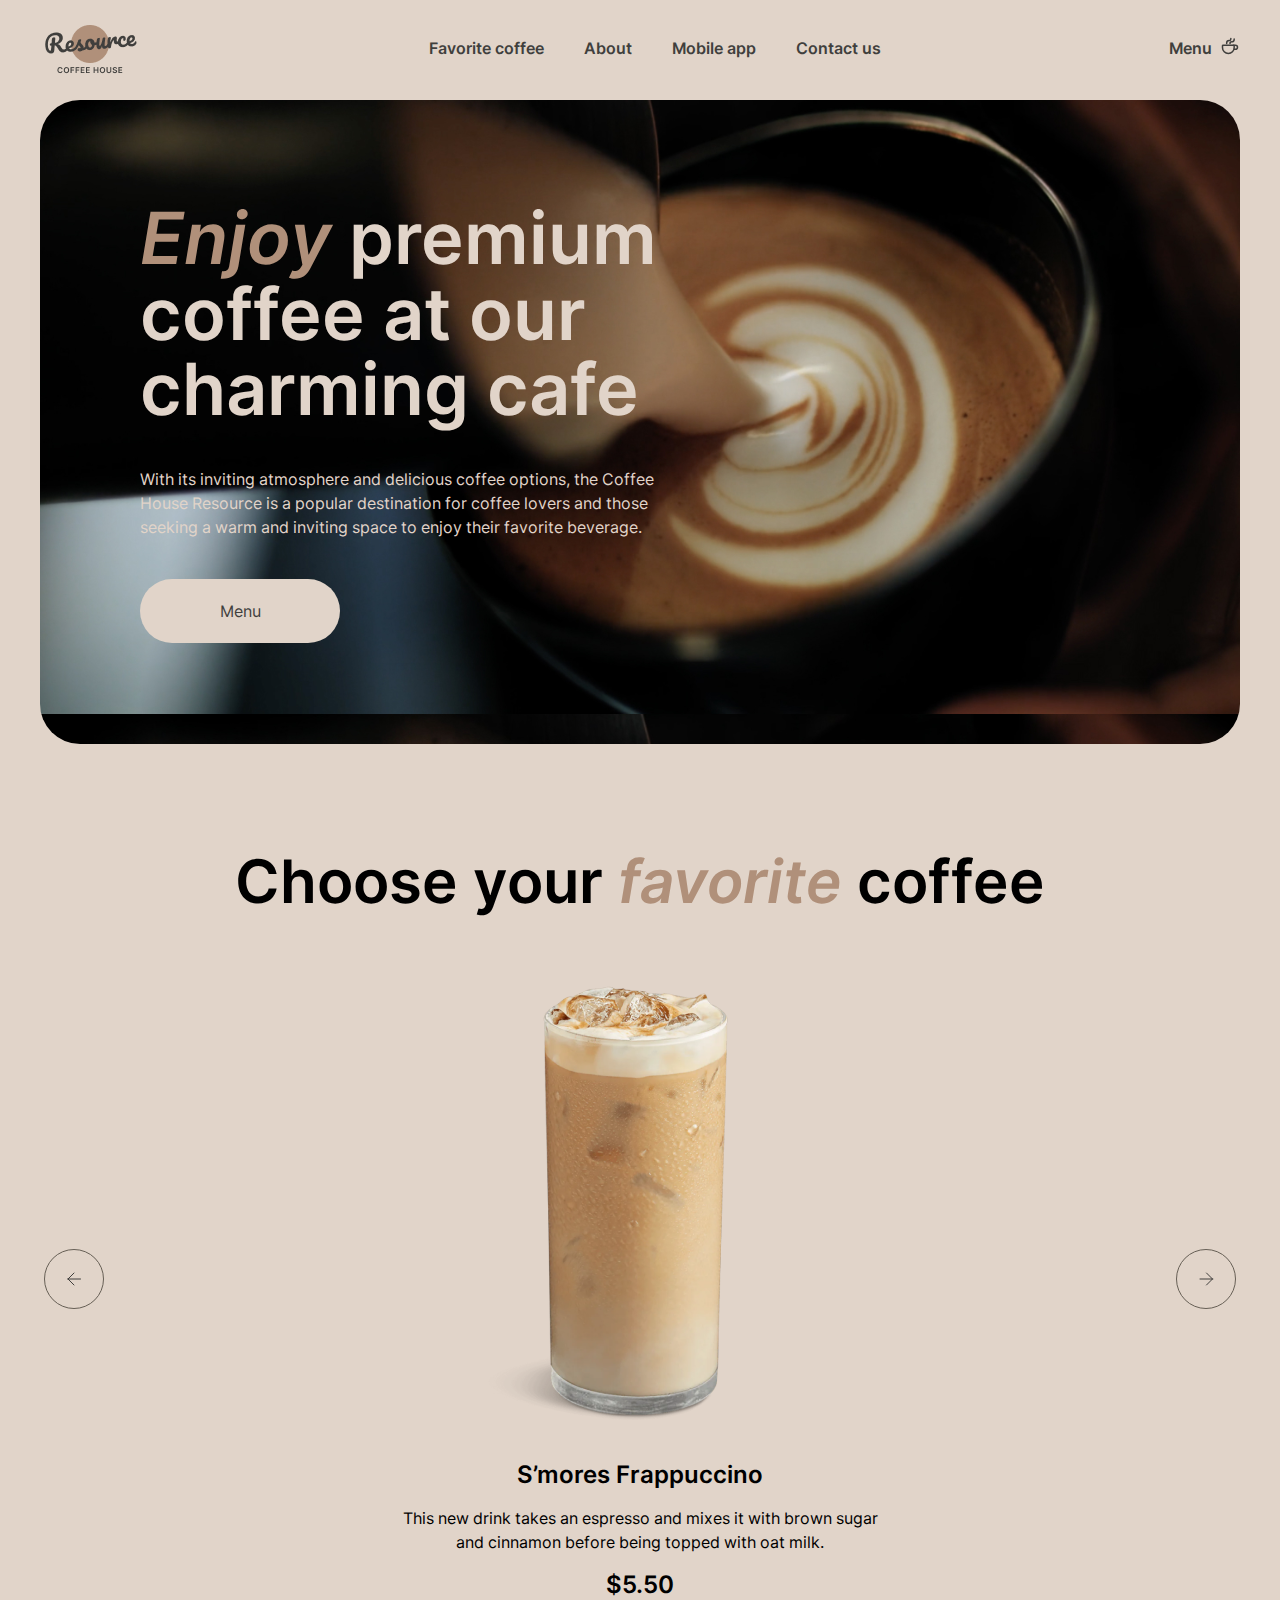
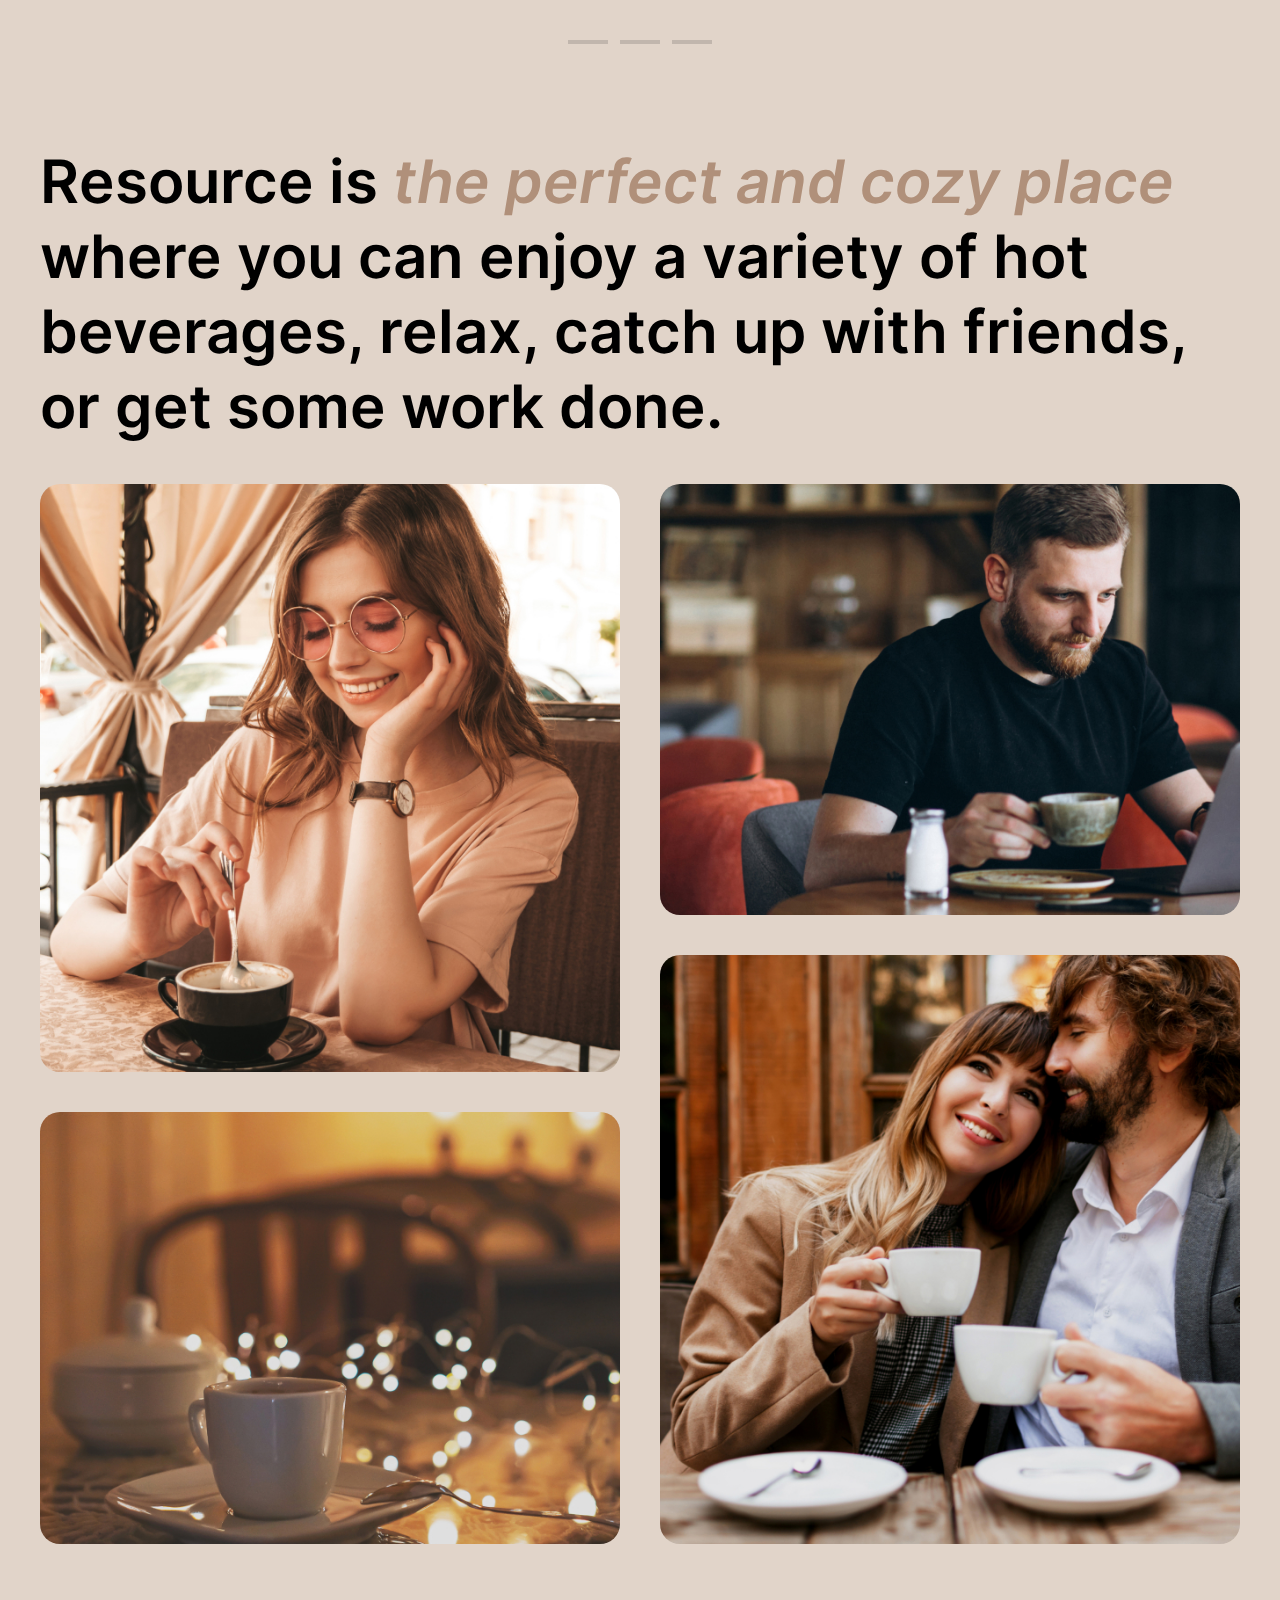
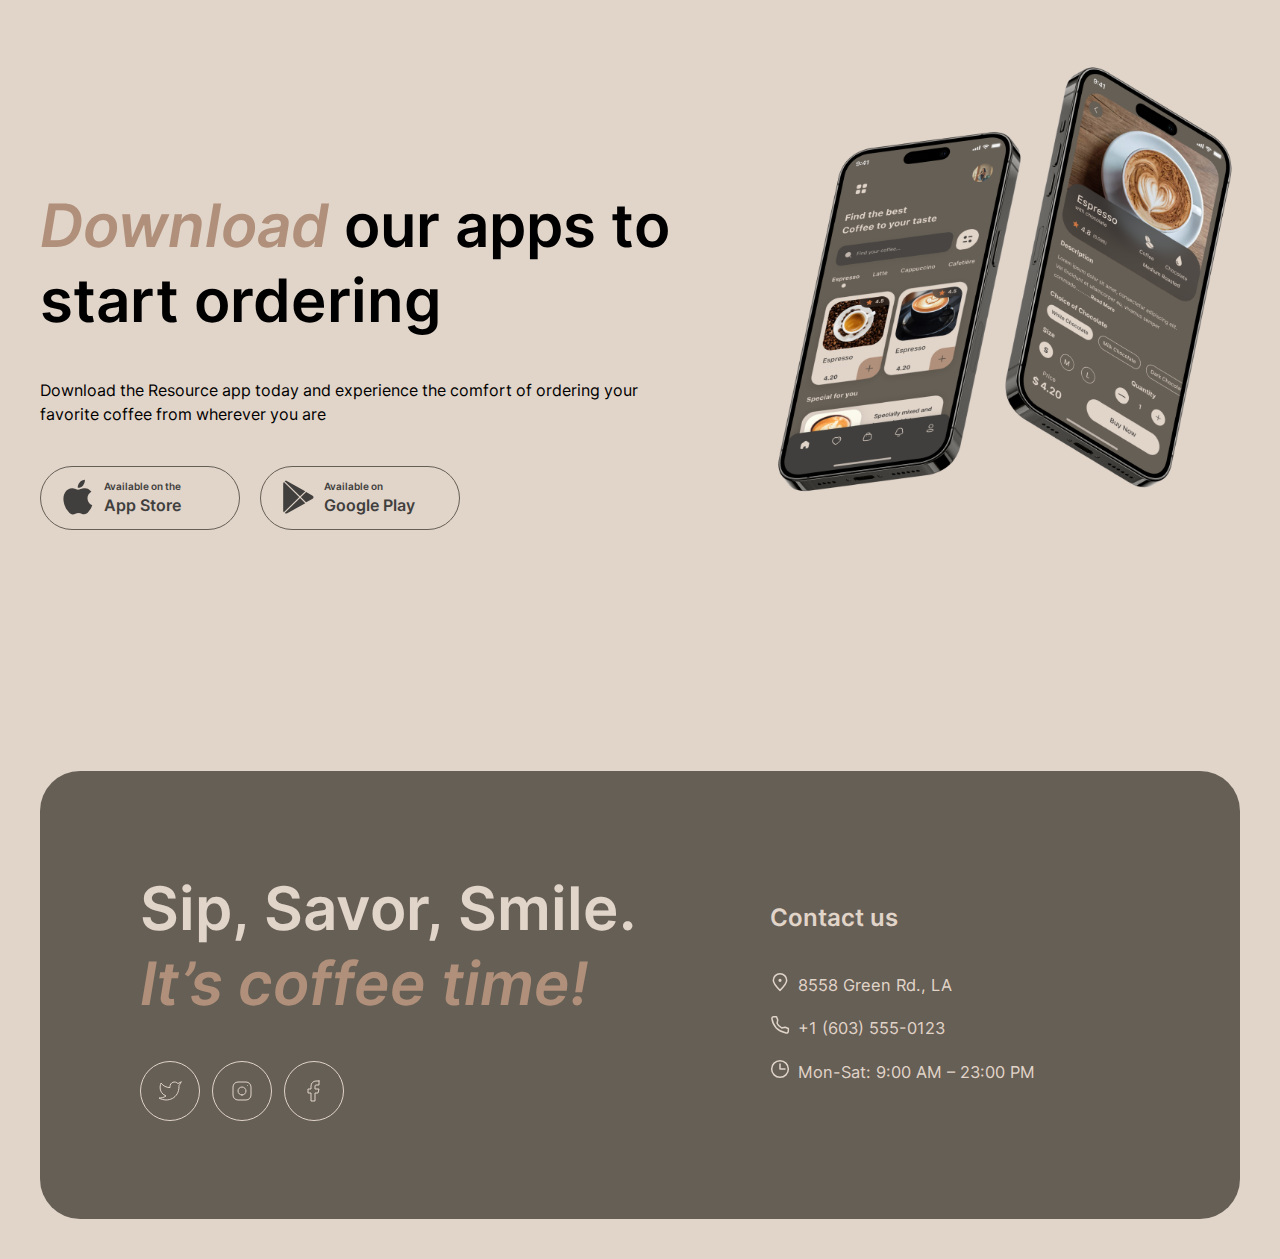
<file: index.html>
<!DOCTYPE html>
<html lang="en">

<head>
    <meta charset="UTF-8">
    <meta name="viewport" content="width=device-width, initial-scale=1.0">
    <link rel="stylesheet" href="assets/styles/normalize.css">
    <link rel="stylesheet" href="assets/styles/mainStyle.css">
    <link rel="stylesheet" href="style.css">

    <title>Home</title>
</head>

<body>
    <header class="header">
        <div class="container">
            <div class="header__container">
                <img src="assets/images/header/logo.png" alt="Logo" class="header__logo">
                <div class="header__burger-container">
                    <div class="header__burger-line"></div>
                    <div class="header__burger-line"></div>
                </div>
                <div class="header__nav-container">
                    <img src="assets/images/header/logo.png" alt="Logo" class="header__logo2">
                    <nav class="header__nav">
                        <ul class="header__nav-list">
                            <li class="header__nav-item">
                                <a href="#favorite" class="header__nav-link">Favorite coffee</a>
                            </li>
                            <li class="header__nav-item">
                                <a href="#about" class="header__nav-link">About</a>
                            </li>
                            <li class="header__nav-item">
                                <a href="#app" class="header__nav-link">Mobile app</a>
                            </li>
                            <li class="header__nav-item">
                                <a href="#contacts" class="header__nav-link">Contact us</a>
                            </li>
                        </ul>
                    </nav>
                    <a href="pages/menu/index.html" class="header__menu-button">
                        <span class="header__menu-text">Menu</span>
                        <svg class="header__menu-icon" width="20" height="20" viewBox="0 0 20 20" fill="none"
                            xmlns="http://www.w3.org/2000/svg">
                            <path
                                d="M14.167 9.76667V11.6667C14.167 14.8883 11.5553 17.5 8.33366 17.5C5.112 17.5 2.50033 14.8883 2.50033 11.6667V9.76667C2.50033 9.4353 2.76896 9.16667 3.10033 9.16667H13.567C13.8984 9.16667 14.167 9.4353 14.167 9.76667Z"
                                stroke="#403F3D" stroke-width="1.5" stroke-linecap="round" stroke-linejoin="round" />
                            <path
                                d="M10.0003 7.50008C10.0003 6.66675 10.5956 5.83341 11.786 5.83341V5.83341C13.101 5.83341 14.167 4.76743 14.167 3.45246V2.91675"
                                stroke="#403F3D" stroke-width="1.5" stroke-linecap="round" stroke-linejoin="round" />
                            <path
                                d="M6.66634 7.5V7.08333C6.66634 5.70262 7.78563 4.58333 9.16634 4.58333V4.58333C10.0868 4.58333 10.833 3.83714 10.833 2.91667V2.5"
                                stroke="#403F3D" stroke-width="1.5" stroke-linecap="round" stroke-linejoin="round" />
                            <path
                                d="M13.333 9.16675H15.4163C16.5669 9.16675 17.4997 10.0995 17.4997 11.2501C17.4997 12.4007 16.5669 13.3334 15.4163 13.3334H14.1663"
                                stroke="#403F3D" stroke-width="1.5" stroke-linecap="round" stroke-linejoin="round" />
                        </svg>
                    </a>
                </div>
            </div>
        </div>
    </header>

    <main>
        <div class="container">
            <section class="hero">
                <div class="hero__description-container">
                    <h1 class="hero__heading">
                        <span class="hero__heading hero__heading-accent">Enjoy</span>
                        premium coffee at our charming cafe
                    </h1>
                    <p class="hero__description">
                        With its inviting atmosphere and delicious coffee options, the
                        Coffee House Resource is a popular destination for coffee lovers
                        and those seeking a warm and inviting space to enjoy their
                        favorite beverage.
                    </p>
                    <a href="pages/menu/index.html" class="hero__menu-button">
                        <span class="hero__menu-button-text">Menu</span>
                        <svg class="hero__menu-icon" width="20" height="20" viewBox="0 0 20 20" fill="none"
                            xmlns="http://www.w3.org/2000/svg">
                            <path
                                d="M14.167 9.76667V11.6667C14.167 14.8883 11.5553 17.5 8.33366 17.5C5.112 17.5 2.50033 14.8883 2.50033 11.6667V9.76667C2.50033 9.4353 2.76896 9.16667 3.10033 9.16667H13.567C13.8984 9.16667 14.167 9.4353 14.167 9.76667Z"
                                stroke="#403F3D" stroke-width="1.5" stroke-linecap="round" stroke-linejoin="round" />
                            <path
                                d="M10.0003 7.50008C10.0003 6.66675 10.5956 5.83341 11.786 5.83341V5.83341C13.101 5.83341 14.167 4.76743 14.167 3.45246V2.91675"
                                stroke="#403F3D" stroke-width="1.5" stroke-linecap="round" stroke-linejoin="round" />
                            <path
                                d="M6.66634 7.5V7.08333C6.66634 5.70262 7.78563 4.58333 9.16634 4.58333V4.58333C10.0868 4.58333 10.833 3.83714 10.833 2.91667V2.5"
                                stroke="#403F3D" stroke-width="1.5" stroke-linecap="round" stroke-linejoin="round" />
                            <path
                                d="M13.333 9.16675H15.4163C16.5669 9.16675 17.4997 10.0995 17.4997 11.2501C17.4997 12.4007 16.5669 13.3334 15.4163 13.3334H14.1663"
                                stroke="#403F3D" stroke-width="1.5" stroke-linecap="round" stroke-linejoin="round" />
                        </svg>
                    </a>
                </div>
            </section>
            <section id="favorite" class="coffee-slider">
                <h2 class="coffee-slider__header section-heading">
                    Choose your
                    <span class="section-heading section-heading_accent">favorite</span>
                    coffee
                </h2>
                <div class="coffee-slider__slider">
                    <svg class="coffee-slider__arrow coffee-slider__arrow_left" width="60" height="60"
                        viewBox="0 0 60 60" fill="none" xmlns="http://www.w3.org/2000/svg">
                        <rect x="0.5" y="0.5" width="59" height="59" rx="29.5" stroke="#665F55" />
                        <path d="M36.5 30H24M24 30L30 24M24 30L30 36" stroke="#403F3D" stroke-linecap="round"
                            stroke-linejoin="round" />
                    </svg>

                    <div class="coffee-slider__slide-wraper">
                        <div class="coffee-slider__slide-container">
                            <div class="coffee-slider__slide coffee-slider__slide_active">
                                <div class="coffee-slider__image-container">
                                    <img class="coffee-slider__image"
                                        src="assets/images/coffee-slider/coffee-slider-1.png" alt="Frappuccino">
                                </div>
                                <strong class="coffee-slider__slide-heading">S’mores Frappuccino</strong>
                                <p class="coffee-slider__slide-description">
                                    This new drink takes an espresso and mixes it with brown sugar
                                    and cinnamon before being topped with oat milk.
                                </p>
                                <strong class="coffee-slider__slide-cost">$5.50</strong>
                            </div>

                            <div class="coffee-slider__slide">
                                <div class="coffee-slider__image-container">
                                    <img class="coffee-slider__image"
                                        src="assets/images/coffee-slider/coffee-slider-2.png" alt="Frappuccino">
                                </div>
                                <strong class="coffee-slider__slide-heading">S’mores Frappuccino</strong>
                                <p class="coffee-slider__slide-description">
                                    This new drink takes an espresso and mixes it with brown sugar
                                    and cinnamon before being topped with oat milk.
                                </p>
                                <strong class="coffee-slider__slide-cost">$5.50</strong>
                            </div>

                            <div class="coffee-slider__slide">
                                <div class="coffee-slider__image-container">
                                    <img class="coffee-slider__image"
                                        src="assets/images/coffee-slider/coffee-slider-3.png" alt="Frappuccino">
                                </div>
                                <strong class="coffee-slider__slide-heading">S’mores Frappuccino</strong>
                                <p class="coffee-slider__slide-description">
                                    This new drink takes an espresso and mixes it with brown sugar
                                    and cinnamon before being topped with oat milk.
                                </p>
                                <strong class="coffee-slider__slide-cost">$5.50</strong>
                            </div>
                        </div>
                    </div>

                    <svg class="coffee-slider__arrow coffee-slider__arrow_right" width="60" height="60"
                        viewBox="0 0 60 60" fill="none" xmlns="http://www.w3.org/2000/svg">
                        <rect x="0.5" y="0.5" width="59" height="59" rx="29.5" stroke="#665F55" />
                        <path d="M24 30H36.5M36.5 30L30.5 24M36.5 30L30.5 36" stroke="#403F3D" stroke-linecap="round"
                            stroke-linejoin="round" />
                    </svg>

                </div>
                <div class="coffee-slider__radio-container">
                    <div class="coffee-slider__radio coffee-slider__radio_active"></div>
                    <div class="coffee-slider__radio"></div>
                    <div class="coffee-slider__radio"></div>
                </div>
            </section>

            <section id="about" class="about">
                <h2 class="section-heading">
                    Resource is
                    <span class="section-heading section-heading_accent">the perfect and cozy place</span>
                    where you can enjoy a variety of hot beverages, relax, catch up with
                    friends, or get some work done.
                </h2>
                <div class="about__image-container">
                    <div class="about__image about__img1"></div>
                    <div class="about__image about__img2"></div>
                    <div class="about__image about__img3"></div>
                    <div class="about__image about__img4"></div>
                </div>
            </section>

            <section id="app" class="download">
                <div class="download__description-container">
                    <h2 class="section-heading">
                        <span class="section-heading section-heading_accent">Download</span> our apps to start ordering
                    </h2>
                    <p class="download__description">
                        Download the Resource app today and experience the comfort of ordering your favorite coffee from
                        wherever you are
                    </p>
                    <div class="download__button-container">
                        <a class="download__button-link" href="">
                            <svg class="download__button-icon" width="36" height="36" viewBox="0 0 28 33" fill="none"
                                xmlns="http://www.w3.org/2000/svg">
                                <path
                                    d="M22.7063 17.6307C22.6694 13.6324 26.0641 11.6872 26.2193 11.5966C24.2967 8.86366 21.3169 8.49026 20.2697 8.46048C17.767 8.20369 15.3393 9.92062 14.0644 9.92062C12.764 9.92062 10.8008 8.48529 8.68482 8.52747C5.96196 8.56841 3.41468 10.1055 2.01762 12.4923C-0.865556 17.359 1.28474 24.5108 4.04705 28.4446C5.42884 30.3712 7.04347 32.5223 9.15687 32.4466C11.2245 32.3635 11.9968 31.1614 14.4919 31.1614C16.9641 31.1614 17.6893 32.4466 19.8447 32.3983C22.0637 32.3635 23.4608 30.463 24.7942 28.519C26.3911 26.3108 27.0323 24.1362 27.0578 24.0245C27.0056 24.0071 22.7483 22.4229 22.7063 17.6307Z"
                                    fill="#403F3D" />
                                <path
                                    d="M18.6347 5.87268C19.7468 4.51675 20.5076 2.67205 20.2964 0.800049C18.6869 0.86952 16.674 1.88554 15.5149 3.21169C14.4893 4.38029 13.5732 6.29571 13.8099 8.097C15.6179 8.2285 17.4743 7.20752 18.6347 5.87268Z"
                                    fill="#403F3D" />
                            </svg>
                            <div class="download__button-name">
                                <span class="download__button-name-up">Available on the</span>
                                <span class="download__button-name-down">App Store</span>
                            </div>
                        </a>
                        <a class="download__button-link" href="">
                            <svg class="download__button-icon" width="36" height="36" viewBox="0 0 36 36" fill="none"
                                xmlns="http://www.w3.org/2000/svg">
                                <path
                                    d="M3.7558 3.20309C3.39335 3.57302 3.18359 4.14896 3.18359 4.89483V31.4995C3.18359 32.2454 3.39335 32.8213 3.7558 33.1913L3.84525 33.2725L19.1359 18.3701V18.0182L3.84525 3.11587L3.7558 3.20309Z"
                                    fill="#403F3D" />
                                <path
                                    d="M26.0776 23.34L20.9863 18.3701V18.0182L26.0837 13.0482L26.1979 13.1129L32.2345 16.4618C33.9573 17.4122 33.9573 18.9761 32.2345 19.9325L26.1979 23.2754L26.0776 23.34Z"
                                    fill="#403F3D" />
                                <path
                                    d="M25.2733 24.2008L20.0617 19.1196L4.68164 34.1167C5.25384 34.7031 6.18695 34.7738 7.24807 34.1873L25.2733 24.2008Z"
                                    fill="#403F3D" />
                                <path
                                    d="M25.2733 12.1876L7.24807 2.20103C6.18695 1.62058 5.25384 1.69125 4.68164 2.27772L20.0617 17.2688L25.2733 12.1876Z"
                                    fill="#403F3D" />
                            </svg>
                            <div class="download__button-name">
                                <span class="download__button-name-up">Available on</span>
                                <span class="download__button-name-down">Google Play</span>
                            </div>
                        </a>
                    </div>
                </div>
                <div class="download__image-container">
                    <img class="download__image" src="assets/images/download/mobile-screens.png"
                        alt="Application on smartphone's display">
                </div>
            </section>
        </div>
    </main>

    <footer>
        <div class="container">
            <div id="contacts" class="footer">
                <div class="footer__description-container">
                    <h2 class="section-heading section-heading_footer">
                        Sip, Savor, Smile. <span class="section-heading section-heading_accent">It’s coffee time!</span>
                    </h2>
                    <div class="footer__icons-container">

                        <a class="footer__social-link" href="">
                            <svg class="footer__icon-social" width="60" height="60" viewBox="0 0 60 60" fill="none"
                                xmlns="http://www.w3.org/2000/svg">
                                <rect x="0.5" y="0.5" width="59" height="59" rx="29.5" stroke="#C1B6AD" />
                                <path
                                    d="M41 21.0101C41 21.0101 38.9821 22.2022 37.86 22.5401C37.2577 21.8476 36.4573 21.3567 35.567 21.134C34.6767 20.9112 33.7395 20.9673 32.8821 21.2945C32.0247 21.6218 31.2884 22.2045 30.773 22.9638C30.2575 23.7231 29.9877 24.6224 30 25.5401V26.5401C28.2426 26.5856 26.5013 26.1959 24.931 25.4055C23.3607 24.6151 22.0103 23.4487 21 22.0101C21 22.0101 17 31.0101 26 35.0101C23.9405 36.408 21.4872 37.109 19 37.0101C28 42.0101 39 37.0101 39 25.5101C38.9991 25.2315 38.9723 24.9537 38.92 24.6801C39.9406 23.6735 41 21.0101 41 21.0101Z"
                                    stroke="#E1D4C9" stroke-linecap="round" stroke-linejoin="round" />
                            </svg>
                        </a>

                        <a class="footer__social-link" href="">
                            <svg class="footer__icon-social" width="60" height="60" viewBox="0 0 60 60" fill="none"
                                xmlns="http://www.w3.org/2000/svg">
                                <rect x="0.5" y="0.5" width="59" height="59" rx="29.5" stroke="#C1B6AD" />
                                <path
                                    d="M21 34V26C21 23.2386 23.2386 21 26 21H34C36.7614 21 39 23.2386 39 26V34C39 36.7614 36.7614 39 34 39H26C23.2386 39 21 36.7614 21 34Z"
                                    stroke="#E1D4C9" />
                                <path
                                    d="M30 34C32.2091 34 34 32.2091 34 30C34 27.7909 32.2091 26 30 26C27.7909 26 26 27.7909 26 30C26 32.2091 27.7909 34 30 34Z"
                                    stroke="#E1D4C9" stroke-linecap="round" stroke-linejoin="round" />
                                <path d="M35.5 24.51L35.51 24.4989" stroke="#E1D4C9" stroke-linecap="round"
                                    stroke-linejoin="round" />
                            </svg>
                        </a>

                        <a class="footer__social-link" href="">
                            <svg class="footer__icon-social" width="60" height="60" viewBox="0 0 60 60" fill="none"
                                xmlns="http://www.w3.org/2000/svg">
                                <rect x="0.5" y="0.5" width="59" height="59" rx="29.5" stroke="#C1B6AD" />
                                <path
                                    d="M35 20H32C30.6739 20 29.4021 20.5268 28.4645 21.4645C27.5268 22.4021 27 23.6739 27 25V28H24V32H27V40H31V32H34L35 28H31V25C31 24.7348 31.1054 24.4804 31.2929 24.2929C31.4804 24.1054 31.7348 24 32 24H35V20Z"
                                    stroke="#E1D4C9" stroke-linecap="round" stroke-linejoin="round" />
                            </svg>
                        </a>


                    </div>
                </div>
                <div class="footer__contact-container">
                    <p class="footer__contact-heading">Contact us</p>
                    <ul class="footer__contact-list">
                        <li class="footer__contact-item">
                            <a class="footer__contact-link" href="">
                                <svg class="footer__contact-icon" width="20" height="20" viewBox="0 0 20 20" fill="none"
                                    xmlns="http://www.w3.org/2000/svg">
                                    <path
                                        d="M16.6663 8.33329C16.6663 12.0152 9.99967 18.3333 9.99967 18.3333C9.99967 18.3333 3.33301 12.0152 3.33301 8.33329C3.33301 4.65139 6.31778 1.66663 9.99967 1.66663C13.6816 1.66663 16.6663 4.65139 16.6663 8.33329Z"
                                        stroke="#E1D4C9" stroke-width="1.5" />
                                    <path
                                        d="M10.0003 9.16667C10.4606 9.16667 10.8337 8.79357 10.8337 8.33333C10.8337 7.8731 10.4606 7.5 10.0003 7.5C9.54009 7.5 9.16699 7.8731 9.16699 8.33333C9.16699 8.79357 9.54009 9.16667 10.0003 9.16667Z"
                                        fill="#E1D4C9" stroke="#E1D4C9" stroke-width="1.5" stroke-linecap="round"
                                        stroke-linejoin="round" />
                                </svg>
                                <address class="footer__contact">8558 Green Rd., LA</address>
                            </a>
                        </li>
                        <li class="footer__contact-item">
                            <a class="footer__contact-link" href="tel:+16035550123">
                                <svg class="footer__contact-icon" width="20" height="20" viewBox="0 0 20 20" fill="none"
                                    xmlns="http://www.w3.org/2000/svg">
                                    <path
                                        d="M15.0984 12.2516L11.6665 12.9166C9.34845 11.7531 7.91654 10.4166 7.08321 8.33329L7.72483 4.89154L6.51197 1.66663L3.72946 1.66663C2.60191 1.66663 1.71466 2.59958 1.90108 3.71161C2.29888 6.08454 3.37231 10.0391 6.24987 12.9166C9.27338 15.9401 13.5661 17.3318 16.1378 17.9288C17.299 18.1983 18.3332 17.2908 18.3332 16.0988L18.3332 13.4843L15.0984 12.2516Z"
                                        stroke="#E1D4C9" stroke-width="1.5" stroke-linecap="round"
                                        stroke-linejoin="round" />
                                </svg>

                                <span class="footer__contact">+1 (603) 555-0123</span>
                            </a>
                        </li>
                        <li class="footer__contact-item">
                            <a class="footer__contact-link" href="">
                                <svg class="footer__contact-icon" width="20" height="20" viewBox="0 0 20 20" fill="none"
                                    xmlns="http://www.w3.org/2000/svg">
                                    <g clip-path="url(#clip0_217_1736)">
                                        <path d="M10 5L10 10L15 10" stroke="#E1D4C9" stroke-width="1.5"
                                            stroke-linecap="round" stroke-linejoin="round" />
                                        <path
                                            d="M10.0003 18.3333C14.6027 18.3333 18.3337 14.6023 18.3337 9.99996C18.3337 5.39759 14.6027 1.66663 10.0003 1.66663C5.39795 1.66663 1.66699 5.39759 1.66699 9.99996C1.66699 14.6023 5.39795 18.3333 10.0003 18.3333Z"
                                            stroke="#E1D4C9" stroke-width="1.5" stroke-linecap="round"
                                            stroke-linejoin="round" />
                                    </g>
                                    <defs>
                                        <clipPath id="clip0_217_1736">
                                            <rect width="20" height="20" fill="white" />
                                        </clipPath>
                                    </defs>
                                </svg>
                                <span class="footer__contact">Mon-Sat: 9:00 AM – 23:00 PM</span>
                            </a>
                        </li>
                    </ul>
                </div>
            </div>
        </div>
    </footer>
</body>
<script src="assets/scripts/animations.js"></script>
<script src="assets/scripts/carousel.js"></script>

</html>
</file>
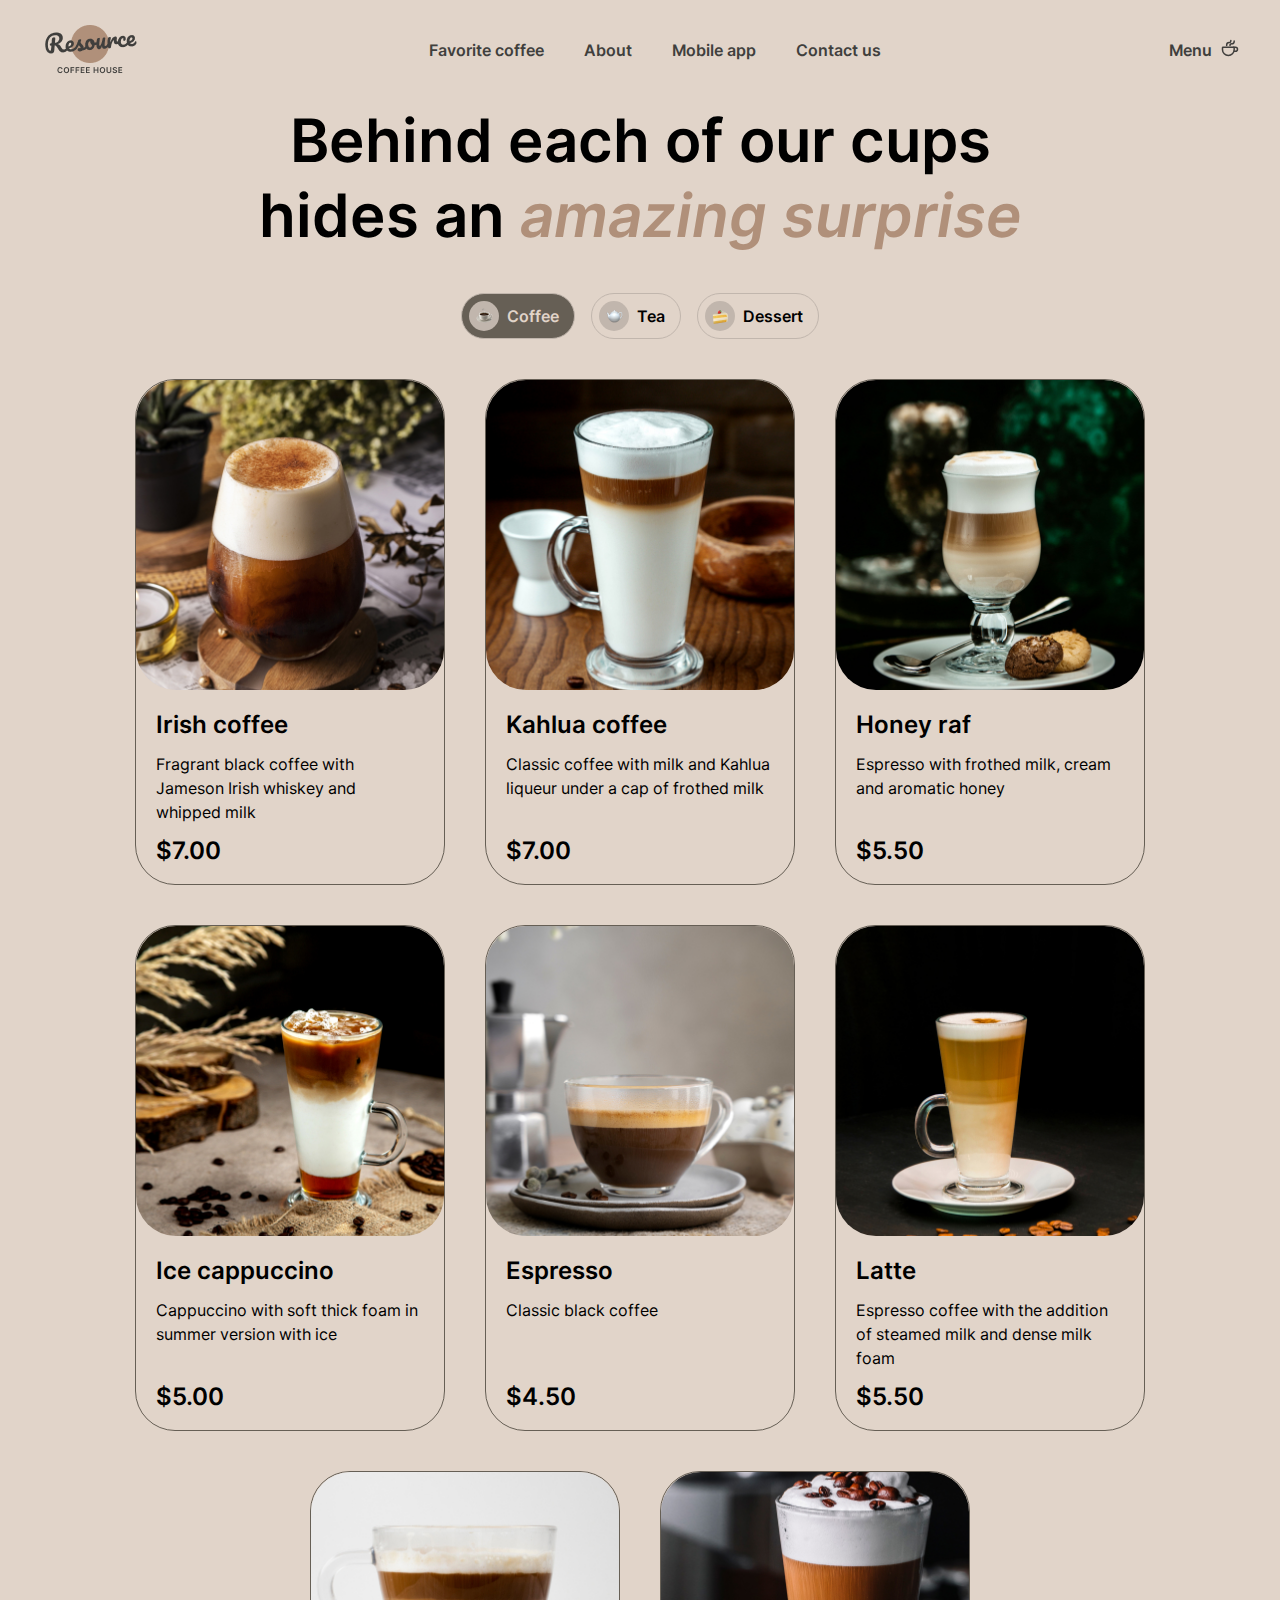
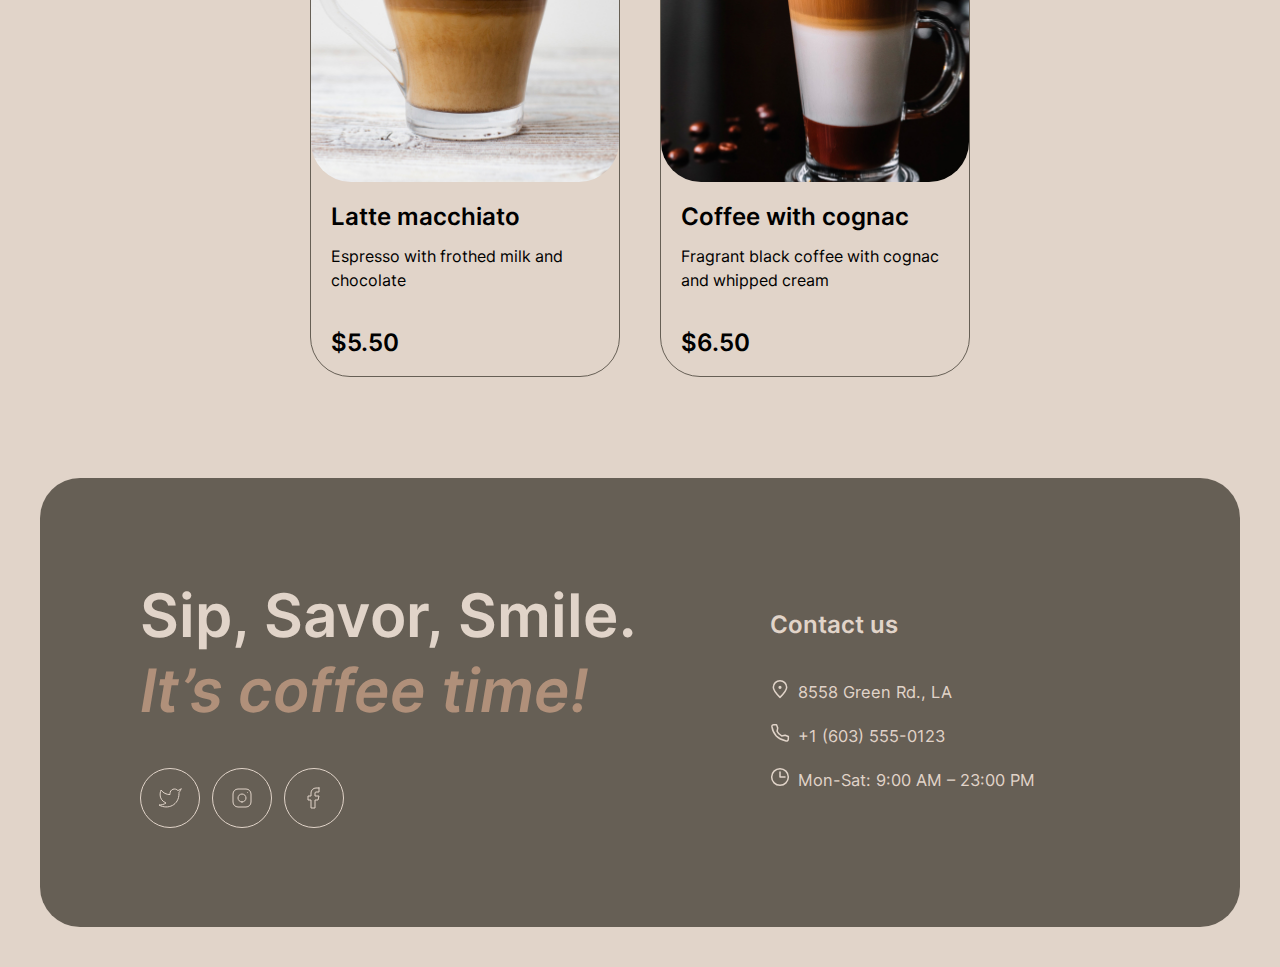
<file: pages/menu/index.html>
<!DOCTYPE html>
<html lang="en">

<head>
    <meta charset="UTF-8">
    <meta name="viewport" content="width=device-width, initial-scale=1.0">
    <link rel="stylesheet" href="../../assets/styles/normalize.css">
    <link rel="stylesheet" href="../../assets/styles/mainStyle.css">
    <link rel="stylesheet" href="style.css">

    <title>Menu</title>
</head>

<body>
    <header class="header">
        <div class="container">
            <div class="header__container">
                <a href="../../index.html">
                    <img src="../../assets/images/header/logo.png" alt="Logo" class="header__logo">
                </a>
                <div class="header__burger-container">
                    <div class="header__burger-line"></div>
                    <div class="header__burger-line"></div>
                </div>
                <div class="header__nav-container">
                    <a href="../../index.html">
                        <img src="../../assets/images/header/logo.png" alt="Logo" class="header__logo2">
                    </a>
                    <nav class="header__nav">
                        <ul class="header__nav-list">
                            <li class="header__nav-item">
                                <a href="../../index.html#favorite" class="header__nav-link">Favorite coffee</a>
                            </li>
                            <li class="header__nav-item">
                                <a href="../../index.html#about" class="header__nav-link">About</a>
                            </li>
                            <li class="header__nav-item">
                                <a href="../../index.html#app" class="header__nav-link">Mobile app</a>
                            </li>
                            <li class="header__nav-item">
                                <a href="../../index.html#contacts" class="header__nav-link">Contact us</a>
                            </li>
                        </ul>
                    </nav>
                    <a href="index.html" class="header__menu-button">
                        <span class="header__menu-text">Menu</span>
                        <svg class="header__menu-icon" width="20" height="20" viewBox="0 0 20 20" fill="none"
                            xmlns="http://www.w3.org/2000/svg">
                            <path
                                d="M14.167 9.76667V11.6667C14.167 14.8883 11.5553 17.5 8.33366 17.5C5.112 17.5 2.50033 14.8883 2.50033 11.6667V9.76667C2.50033 9.4353 2.76896 9.16667 3.10033 9.16667H13.567C13.8984 9.16667 14.167 9.4353 14.167 9.76667Z"
                                stroke="#403F3D" stroke-width="1.5" stroke-linecap="round" stroke-linejoin="round" />
                            <path
                                d="M10.0003 7.50008C10.0003 6.66675 10.5956 5.83341 11.786 5.83341V5.83341C13.101 5.83341 14.167 4.76743 14.167 3.45246V2.91675"
                                stroke="#403F3D" stroke-width="1.5" stroke-linecap="round" stroke-linejoin="round" />
                            <path
                                d="M6.66634 7.5V7.08333C6.66634 5.70262 7.78563 4.58333 9.16634 4.58333V4.58333C10.0868 4.58333 10.833 3.83714 10.833 2.91667V2.5"
                                stroke="#403F3D" stroke-width="1.5" stroke-linecap="round" stroke-linejoin="round" />
                            <path
                                d="M13.333 9.16675H15.4163C16.5669 9.16675 17.4997 10.0995 17.4997 11.2501C17.4997 12.4007 16.5669 13.3334 15.4163 13.3334H14.1663"
                                stroke="#403F3D" stroke-width="1.5" stroke-linecap="round" stroke-linejoin="round" />
                        </svg>
                    </a>
                </div>
            </div>
        </div>
    </header>

    <main>
        <div class="container">
            <section class="menu">
                <h2 class="section-heading section-heading_menu">
                    Behind each of our cups hides an
                    <span class="section-heading section-heading_accent">amazing surprise</span>
                </h2>

                <div class="menu__tabs-container">
                    <div class="menu__tab menu__tab_active">
                        <div class="menu__icon-container">
                            <img class="menu__icon" src="../../assets/icons/coffee.png" alt="Coffee tab">
                        </div>
                        <div class="menu__tabs-text">Coffee</div>
                    </div>
                    <div class="menu__tab">
                        <div class="menu__icon-container">
                            <img class="menu__icon" src="../../assets/icons/tea.png" alt="Tea tab">
                        </div>
                        <div class="menu__tabs-text">Tea</div>
                    </div>
                    <div class="menu__tab">
                        <div class="menu__icon-container">
                            <img class="menu__icon" src="../../assets/icons/desert.png" alt="Dessert tab">
                        </div>
                        <div class="menu__tabs-text">Dessert</div>
                    </div>
                </div>

                <ul class="menu__list">
                    <li class="menu__item">
                        <div class="menu__image menu__image1"></div>
                        <div class="menu__item-desc-container">
                            <h3 class="menu__item-heading">Irish coffee</h3>
                            <p class="menu__item-desctiption">
                                Fragrant black coffee with Jameson Irish whiskey and whipped milk
                            </p>
                            <span class="menu__item-cost">$7.00</span>
                        </div>
                    </li>
                    <li class="menu__item">
                        <div class="menu__image menu__image2"></div>
                        <div class="menu__item-desc-container">
                            <h3 class="menu__item-heading">Kahlua coffee</h3>
                            <p class="menu__item-desctiption">
                                Classic coffee with milk and Kahlua liqueur under a cap of frothed milk
                            </p>
                            <span class="menu__item-cost">$7.00</span>
                        </div>
                    </li>
                    <li class="menu__item">
                        <div class="menu__image menu__image3"></div>
                        <div class="menu__item-desc-container">
                            <h3 class="menu__item-heading">Honey raf</h3>
                            <p class="menu__item-desctiption">
                                Espresso with frothed milk, cream and aromatic honey
                            </p>
                            <span class="menu__item-cost">$5.50</span>
                        </div>
                    </li>
                    <li class="menu__item">
                        <div class="menu__image menu__image4"></div>
                        <div class="menu__item-desc-container">
                            <h3 class="menu__item-heading">Ice cappuccino</h3>
                            <p class="menu__item-desctiption">
                                Cappuccino with soft thick foam in summer version with ice
                            </p>
                            <span class="menu__item-cost">$5.00</span>
                        </div>
                    </li>
                    <li class="menu__item">
                        <div class="menu__image menu__image5"></div>
                        <div class="menu__item-desc-container">
                            <h3 class="menu__item-heading">Espresso</h3>
                            <p class="menu__item-desctiption">
                                Classic black coffee
                            </p>
                            <span class="menu__item-cost">$4.50</span>
                        </div>
                    </li>
                    <li class="menu__item">
                        <div class="menu__image menu__image6"></div>
                        <div class="menu__item-desc-container">
                            <h3 class="menu__item-heading">Latte</h3>
                            <p class="menu__item-desctiption">
                                Espresso coffee with the addition of steamed milk and dense milk foam
                            </p>
                            <span class="menu__item-cost">$5.50</span>
                        </div>
                    </li>
                    <li class="menu__item">
                        <div class="menu__image menu__image7"></div>
                        <div class="menu__item-desc-container">
                            <h3 class="menu__item-heading">Latte macchiato</h3>
                            <p class="menu__item-desctiption">
                                Espresso with frothed milk and chocolate
                            </p>
                            <span class="menu__item-cost">$5.50</span>
                        </div>
                    </li>
                    <li class="menu__item">
                        <div class="menu__image menu__image8"></div>
                        <div class="menu__item-desc-container">
                            <h3 class="menu__item-heading">Coffee with cognac</h3>
                            <p class="menu__item-desctiption">
                                Fragrant black coffee with cognac and whipped cream
                            </p>
                            <span class="menu__item-cost">$6.50</span>
                        </div>
                    </li>
                </ul>

            </section>
        </div>
    </main>

    <footer>
        <div class="container">
            <div class="footer">
                <div class="footer__description-container">
                    <h2 class="section-heading section-heading_footer">
                        Sip, Savor, Smile. <span class="section-heading section-heading_accent">It’s coffee time!</span>
                    </h2>
                    <div class="footer__icons-container">

                        <a class="footer__social-link" href="">
                            <svg class="footer__icon-social" width="60" height="60" viewBox="0 0 60 60" fill="none"
                                xmlns="http://www.w3.org/2000/svg">
                                <rect x="0.5" y="0.5" width="59" height="59" rx="29.5" stroke="#C1B6AD" />
                                <path
                                    d="M41 21.0101C41 21.0101 38.9821 22.2022 37.86 22.5401C37.2577 21.8476 36.4573 21.3567 35.567 21.134C34.6767 20.9112 33.7395 20.9673 32.8821 21.2945C32.0247 21.6218 31.2884 22.2045 30.773 22.9638C30.2575 23.7231 29.9877 24.6224 30 25.5401V26.5401C28.2426 26.5856 26.5013 26.1959 24.931 25.4055C23.3607 24.6151 22.0103 23.4487 21 22.0101C21 22.0101 17 31.0101 26 35.0101C23.9405 36.408 21.4872 37.109 19 37.0101C28 42.0101 39 37.0101 39 25.5101C38.9991 25.2315 38.9723 24.9537 38.92 24.6801C39.9406 23.6735 41 21.0101 41 21.0101Z"
                                    stroke="#E1D4C9" stroke-linecap="round" stroke-linejoin="round" />
                            </svg>
                        </a>

                        <a class="footer__social-link" href="">
                            <svg class="footer__icon-social" width="60" height="60" viewBox="0 0 60 60" fill="none"
                                xmlns="http://www.w3.org/2000/svg">
                                <rect x="0.5" y="0.5" width="59" height="59" rx="29.5" stroke="#C1B6AD" />
                                <path
                                    d="M21 34V26C21 23.2386 23.2386 21 26 21H34C36.7614 21 39 23.2386 39 26V34C39 36.7614 36.7614 39 34 39H26C23.2386 39 21 36.7614 21 34Z"
                                    stroke="#E1D4C9" />
                                <path
                                    d="M30 34C32.2091 34 34 32.2091 34 30C34 27.7909 32.2091 26 30 26C27.7909 26 26 27.7909 26 30C26 32.2091 27.7909 34 30 34Z"
                                    stroke="#E1D4C9" stroke-linecap="round" stroke-linejoin="round" />
                                <path d="M35.5 24.51L35.51 24.4989" stroke="#E1D4C9" stroke-linecap="round"
                                    stroke-linejoin="round" />
                            </svg>
                        </a>

                        <a class="footer__social-link" href="">
                            <svg class="footer__icon-social" width="60" height="60" viewBox="0 0 60 60" fill="none"
                                xmlns="http://www.w3.org/2000/svg">
                                <rect x="0.5" y="0.5" width="59" height="59" rx="29.5" stroke="#C1B6AD" />
                                <path
                                    d="M35 20H32C30.6739 20 29.4021 20.5268 28.4645 21.4645C27.5268 22.4021 27 23.6739 27 25V28H24V32H27V40H31V32H34L35 28H31V25C31 24.7348 31.1054 24.4804 31.2929 24.2929C31.4804 24.1054 31.7348 24 32 24H35V20Z"
                                    stroke="#E1D4C9" stroke-linecap="round" stroke-linejoin="round" />
                            </svg>
                        </a>


                    </div>
                </div>
                <div class="footer__contact-container">
                    <p class="footer__contact-heading">Contact us</p>
                    <ul class="footer__contact-list">
                        <li class="footer__contact-item">
                            <a class="footer__contact-link" href="">
                                <svg class="footer__contact-icon" width="20" height="20" viewBox="0 0 20 20" fill="none"
                                    xmlns="http://www.w3.org/2000/svg">
                                    <path
                                        d="M16.6663 8.33329C16.6663 12.0152 9.99967 18.3333 9.99967 18.3333C9.99967 18.3333 3.33301 12.0152 3.33301 8.33329C3.33301 4.65139 6.31778 1.66663 9.99967 1.66663C13.6816 1.66663 16.6663 4.65139 16.6663 8.33329Z"
                                        stroke="#E1D4C9" stroke-width="1.5" />
                                    <path
                                        d="M10.0003 9.16667C10.4606 9.16667 10.8337 8.79357 10.8337 8.33333C10.8337 7.8731 10.4606 7.5 10.0003 7.5C9.54009 7.5 9.16699 7.8731 9.16699 8.33333C9.16699 8.79357 9.54009 9.16667 10.0003 9.16667Z"
                                        fill="#E1D4C9" stroke="#E1D4C9" stroke-width="1.5" stroke-linecap="round"
                                        stroke-linejoin="round" />
                                </svg>
                                <address class="footer__contact">8558 Green Rd., LA</address>
                            </a>
                        </li>
                        <li class="footer__contact-item">
                            <a class="footer__contact-link" href="tel:+16035550123">
                                <svg class="footer__contact-icon" width="20" height="20" viewBox="0 0 20 20" fill="none"
                                    xmlns="http://www.w3.org/2000/svg">
                                    <path
                                        d="M15.0984 12.2516L11.6665 12.9166C9.34845 11.7531 7.91654 10.4166 7.08321 8.33329L7.72483 4.89154L6.51197 1.66663L3.72946 1.66663C2.60191 1.66663 1.71466 2.59958 1.90108 3.71161C2.29888 6.08454 3.37231 10.0391 6.24987 12.9166C9.27338 15.9401 13.5661 17.3318 16.1378 17.9288C17.299 18.1983 18.3332 17.2908 18.3332 16.0988L18.3332 13.4843L15.0984 12.2516Z"
                                        stroke="#E1D4C9" stroke-width="1.5" stroke-linecap="round"
                                        stroke-linejoin="round" />
                                </svg>

                                <span class="footer__contact">+1 (603) 555-0123</span>
                            </a>
                        </li>
                        <li class="footer__contact-item">
                            <a class="footer__contact-link" href="">
                                <svg class="footer__contact-icon" width="20" height="20" viewBox="0 0 20 20" fill="none"
                                    xmlns="http://www.w3.org/2000/svg">
                                    <g clip-path="url(#clip0_217_1736)">
                                        <path d="M10 5L10 10L15 10" stroke="#E1D4C9" stroke-width="1.5"
                                            stroke-linecap="round" stroke-linejoin="round" />
                                        <path
                                            d="M10.0003 18.3333C14.6027 18.3333 18.3337 14.6023 18.3337 9.99996C18.3337 5.39759 14.6027 1.66663 10.0003 1.66663C5.39795 1.66663 1.66699 5.39759 1.66699 9.99996C1.66699 14.6023 5.39795 18.3333 10.0003 18.3333Z"
                                            stroke="#E1D4C9" stroke-width="1.5" stroke-linecap="round"
                                            stroke-linejoin="round" />
                                    </g>
                                    <defs>
                                        <clipPath id="clip0_217_1736">
                                            <rect width="20" height="20" fill="white" />
                                        </clipPath>
                                    </defs>
                                </svg>
                                <span class="footer__contact">Mon-Sat: 9:00 AM – 23:00 PM</span>
                            </a>
                        </li>
                    </ul>
                </div>
            </div>
        </div>
    </footer>
</body>
<script src="../../assets/scripts/animations.js"></script>

</html>
</file>
<file: assets/styles/mainStyle.css>
/* Fonts */

@font-face {
  font-family: "Inter";
  font-style: normal;
  font-weight: 400;
  src: url("../fonts/InterRegular.woff2") format("woff2");
  src: url("../fonts/InterRegular.woff") format("woff");
}

@font-face {
  font-family: "Inter";
  font-style: normal;
  font-weight: 600;
  src: url("../fonts/InterSemiBold.woff2") format("woff2");
  src: url("../fonts/InterSemiBold.woff") format("woff");
}

@font-face {
  font-family: "Inter";
  font-style: italic;
  font-weight: 600;
  src: url("../fonts/InterSemiBoldItalic.woff2") format("woff2");
  src: url("../fonts/InterSemiBoldItalic.woff") format("woff");
}

:root {
  /* Color Text*/
  --darkTextColor: #403f3d;
  --lightTextColor: #e1d4c9;
  --AccentTextColor: #b0907a;

  /* Color Background*/
  --bodyBGColor: #e1d4c9;
  --containerBGColor: #665f55;
  --backdropBGColor: #403f3d;

  /* Color Border*/
  --lightBorderColor: #c1b6ad;
  --darkBorderColor: #665f55;
}

* {
  scroll-behavior: smooth;
  box-sizing: border-box;
  font-family: "Inter";
  font-weight: 400;
  font-size: 16px;
}

body {
  margin: 0;
  background-color: var(--bodyBGColor);
}

a {
  text-decoration: none;
  color: var(--darkTextColor);
}

p {
  margin: 0;
}

/* .lock {
} */

body.lock {
  overflow: hidden;
}

.container {
  margin: 0 auto;
  padding: 0 40px;
  max-width: 1440px;
}

@media (max-width: 768px) {
  .container {
    overflow: hidden;
  }
}

@media (max-width: 380px) {
  .container {
    overflow: hidden;
    padding: 0 16px;
  }
}

.section-heading {
  margin: 0;
  font-size: 60px;
  line-height: 125%;
  font-weight: 600;
}

.section-heading_accent {
  font-style: italic;
  color: var(--AccentTextColor);
}

.section-heading_footer {
  color: var(--lightTextColor);
}

@media (max-width: 380px) {
  .section-heading {
    font-size: 32px;
  }
}

/* Header */

.header {
  margin: 19px auto 21px;
}

.header__logo {
  display: none;
}

.header__nav-container {
  display: flex;
  justify-content: space-between;
  align-items: center;
}

.header__container {
  overflow-x: hidden;
}

@media (max-width: 768px) {
  .header__logo {
    display: block;
  }
  .header__logo2 {
    display: none;
  }
  .header__container {
    display: flex;
    justify-content: space-between;
    align-items: center;
    background-color: var(--bodyBGColor);
  }

  .header__nav-container {
    /* display: none; */
    padding: 60px 0 200px;
    flex-direction: column;
    width: 100%;
    height: 100vh;
    position: fixed;
    left: 150%;
    top: 100px;
    background-color: var(--bodyBGColor);
    z-index: 2;
    transition: left 0.3s;
  }
  .header__nav-container-animation {
    left: 0;
  }
}

.header__nav-link {
  font-weight: 600;
  line-height: 150%;
}

@media (max-width: 768px) {
  .header__nav-link {
    font-size: 32px;
    line-height: 125%;
  }
}

.header__nav-list {
  margin: 0;
  padding: 0;
  display: flex;
  flex-direction: row;
  list-style: none;
}

@media (max-width: 768px) {
  .header__nav-list {
    flex-direction: column;
    align-items: center;
  }
}

.header__nav-item {
  border-bottom: 2px solid rgba(0, 0, 0, 0);
  transition: border-color 0.3s;
}

.header__nav-item:not(:last-child) {
  margin-right: 40px;
}

@media (max-width: 768px) {
  .header__nav-item:not(:last-child) {
    margin-right: 0px;
    margin-bottom: 60px;
  }
}

.header__nav-item:hover {
  border-bottom: 2px solid var(--darkBorderColor);
}

.header__menu-button {
  display: flex;
  justify-content: center;
  align-items: center;
  border-bottom: 2px solid rgba(0, 0, 0, 0);
  transition: border-color 0.3s;
}

.header__menu-button:hover {
  border-bottom: 2px solid var(--darkBorderColor);
}

@media (max-width: 768px) {
  .header__menu-button {
    margin-top: 100px;
  }
}

.header__menu-text {
  font-weight: 600;
  line-height: 150%;
}

.header__menu-icon {
  margin-left: 8px;
  transform: translateY(-2px);
}

@media (max-width: 768px) {
  .header__menu-text {
    font-size: 32px;
    line-height: 125%;
  }

  .header__menu-icon {
    margin-left: 16px;
    width: 40px;
    height: 40px;
    transform: translateY(-2px);
  }
}

.header__burger-container {
  display: none;
}

@media (max-width: 768px) {
  .header__burger-container {
    margin-left: auto;
    height: 44px;
    width: 44px;
    display: flex;
    flex-direction: column;
    justify-content: center;
    align-items: center;
    border: 1px solid var(--darkBorderColor);
    border-radius: 100px;
  }
}

.header__burger-line {
  width: 16px;
  height: 2px;
  background-color: var(--darkTextColor);
  transition: transform 0.3s;
}

.header__burger-line:not(:last-child) {
  margin-bottom: 6px;
}

.header__burger-line-top-animation {
  transform: translate(0px, 4px) rotateZ(45deg);
}

.header__burger-line-bottom-animation {
  transform: translate(0px, -4px) rotateZ(-45deg);
}

/*
  Footer Section
*/

.footer {
  margin-top: 97px;
  margin-bottom: 40px;
  padding: 100px;
  padding-bottom: 90px;
  display: flex;
  gap: 100px;
  background-color: var(--containerBGColor);
  border-radius: 40px;
}

@media (max-width: 768px) {
  .footer {
    padding: 100px 60px 90px;
    flex-direction: column;
    gap: 96px;
  }
}

@media (max-width: 380px) {
  .footer {
    padding: 60px 16px 52px;
    gap: 36px;
  }
}

/* Desctiption container */

.footer__description-container {
  max-width: 530px;
}

.footer__icons-container {
  margin-top: 40px;
}

.footer__social-link:not(:last-child) {
  margin-right: 8px;
}

.footer__icon-social path,
.footer__icon-social rect {
  fill: #00000000;
  stroke: var(--lightTextColor);
  transition: fill 0.3s, stroke 0.3s;
}

.footer__icon-social:hover path,
.footer__icon-social:hover rect {
  fill: var(--bodyBGColor);
  stroke: var(--darkBorderColor);
}

/* Contact container */

.footer__contact-container {
  padding: 32px 0;
}

@media (max-width: 768px) {
  .footer__contact-container {
    padding: 0;
  }
}

.footer__contact-heading {
  font-size: 24px;
  font-weight: 600;
  line-height: 125%;
  color: var(--lightTextColor);
}

.footer__contact-list {
  margin-top: 37px;
  padding: 0;
  list-style: none;
}

.footer__contact-item {
  font-weight: 600;
  color: var(--lightTextColor);
}

.footer__contact-item:not(:last-child) {
  margin-bottom: 20px;
}

.footer__contact {
  display: inline-block;
  font-style: normal;
  margin-left: 4px;
  font-size: 16.4px;
  color: var(--lightTextColor);
  transform: translateY(1px);
}

.footer__contact-link {
  padding-bottom: 4px;
  border-bottom: 2px solid #00000000;
  transition: border-color 0.3s;
}

.footer__contact-link:hover {
  border-color: var(--lightBorderColor);
}

.footer__contact-icon {
  transform: translateY(2px);
}
</file>
<file: style.css>
/*
  Hero Section
*/

.hero {
  padding: 100px;
  background: url("assets/images/hero/img-hero.jpg");
  background-position: 0px -30px;
  background-size: cover;
  border-radius: 40px;
}

@media (max-width: 768px) {
  .hero {
    padding: 100px 98px 100px 60px;
    background-position: -279px 0px;
    background-size: 181%;
  }
}

@media (max-width: 380px) {
  .hero {
    padding: 61px 16px 60px;
    background-position: -360px -1px;
    background-size: 307%;
  }
}

.hero__description-container {
  max-width: 530px;
  width: 100%;
}

.hero__heading {
  margin: 0;
  font-size: 72px;
  font-weight: 600;
  line-height: 105%;
  color: var(--lightTextColor);
}

@media (max-width: 380px) {
  .hero__heading {
    font-size: 42px;
    line-height: 112%;
  }
}

.hero__heading-accent {
  color: var(--AccentTextColor);
  font-style: italic;
}

.hero__description {
  margin: 40px 0 0 0;
  line-height: 150%;
  color: var(--lightTextColor);
}

@media (max-width: 380px) {
  .hero__description {
    margin: 41px 0 0 0;
  }
}

.hero__menu-button {
  margin-top: 40px;
  margin-bottom: -2px;
  width: 200px;
  height: 64px;
  position: relative;
  display: inline-block;
  font-weight: 600;
  line-height: 150%;
  background-color: var(--bodyBGColor);
  border-radius: 100px;
}

.hero__menu-button-text {
  width: 50px;
  text-align: center;
  position: absolute;
  left: calc(50% - 25px);
  top: calc(50% - 12px);
  transition: transform 0.3s;
}

.hero__menu-button:hover .hero__menu-button-text {
  transform: translateX(-14px);
}

.hero__menu-icon {
  width: 20px;
  height: 20px;
  position: absolute;
  right: 70px;
  top: calc(50% - 10px);
  opacity: 0;
  transition: opacity 0.3s, transform 0.3s;
}

.hero__menu-button:hover .hero__menu-icon {
  opacity: 1;
  transform: translateX(6px);
}

@media (max-width: 768px) {
  .hero__menu-button-text {
    transform: translateX(-14px);
  }

  .hero__menu-icon {
    opacity: 1;
    transform: translateX(6px);
  }
}

/*
  Coffee Slider Section
*/

.coffee-slider {
  margin: 100px 0 0 0;
  display: flex;
  flex-direction: column;
  justify-content: center;
  align-items: center;
}

.coffee-slider__header {
  margin: 0;
  text-align: center;
}

.coffee-slider__slider {
  margin-top: 40px;
  padding: 0 4px;
  width: 100%;
  display: flex;
  justify-content: space-between;
  align-items: center;
}

@media (max-width: 768px) {
  .coffee-slider__slider {
    padding: 0;
  }
}

.coffee-slider__slide-wraper {
  max-width: 480px;
  width: 100%;
  position: relative;
  overflow: hidden;
}

.coffee-slider__slide-container {
  display: flex;
  width: 300%;
  position: relative;
  transform: translateX(0%);
  transition: transform 0.5s;
}

.coffee-slider__slide {
  max-width: 480px;
  height: 100%;
  display: flex;
  flex-direction: column;
  align-items: center;
}

.coffee-slider__image {
  width: 100%;
  object-fit: cover;
}

/* @media (max-width: 380px) {
  .coffee-slider__image-container {
    width: 100%;
    object-fit: cover;
  }
} */

.coffee-slider__slide-heading {
  margin-top: 17px;
  font-size: 24px;
  font-weight: 600;
  line-height: 125%;
}

.coffee-slider__slide-description {
  margin-top: 16px;
  line-height: 150%;
  text-align: center;
}

.coffee-slider__slide-cost {
  margin-top: 16px;
  font-size: 24px;
  line-height: 125%;
}

/* Arrows */

.coffee-slider__arrow {
  width: 60px;
  fill: #00000000;
  transition: fill 0.3s;
}

@media (max-width: 380px) {
  .coffee-slider__arrow {
    display: none;
  }
}

.coffee-slider__arrow:hover {
  fill: var(--containerBGColor);
  cursor: pointer;
}

.coffee-slider__arrow rect {
  transition: stroke 0.3s;
}

.coffee-slider__arrow:hover rect {
  stroke: #00000000;
}

.coffee-slider__arrow path {
  transition: stroke 0.3s;
}

.coffee-slider__arrow:hover path {
  stroke: var(--lightTextColor);
}

/* Active slide radio */

.coffee-slider__radio-container {
  margin-top: 40px;
  height: 4px;
  width: 144px;
  display: flex;
  justify-content: space-between;
}

.coffee-slider__radio {
  width: 40px;
  height: 4px;
  background-color: var(--lightBorderColor);
}

.coffee-slider__radio_active {
  position: relative;
}

.coffee-slider__radio_active::before {
  content: "";
  position: absolute;
  left: 0;
  height: 100%;
  width: 0%;
  background-color: var(--containerBGColor);
  animation-name: radio-bar-animation;
  animation-duration: 3s;
  animation-fill-mode: forwards;
  animation-timing-function: linear;
}

@keyframes radio-bar-animation {
  0% {
    width: 0%;
  }
  100% {
    width: 100%;
  }
}

/*
  About Section
*/

.about {
  margin-top: 100px;
}

.about__image-container {
  margin-top: 40px;
  display: grid;
  grid-template-areas:
    "img1 img3"
    "img1 img3"
    "img1 img3"
    "img1 img4"
    "img2 img4"
    "img2 img4"
    "img2 img4";
  grid-gap: 40px;
  height: 1060px;
}

@media (max-width: 768px) {
  .about__image-container {
    grid-template-areas:
      "img1"
      "img4";
    height: 1220px;
  }

  .about__img2,
  .about__img3 {
    display: none;
  }
}

.about__image {
  border-radius: 20px;
}

.about__img1 {
  grid-area: img1;
  background: url("assets/images/about/about-1.jpg");
}

.about__img2 {
  grid-area: img2;
  background: url("assets/images/about/about-2.jpg");
}

.about__img3 {
  grid-area: img3;
  background: url("assets/images/about/about-3.jpg");
}

.about__img4 {
  grid-area: img4;
  background: url("assets/images/about/about-4.jpg");
}

.about__img1,
.about__img2,
.about__img3,
.about__img4 {
  background-size: calc(100% * 1.1);
  background-position: 50% 50%;
  transition: background-size 0.3s;
}

.about__img1:hover,
.about__img2:hover,
.about__img3:hover,
.about__img4:hover {
  background-size: 100%;
}

@media (max-width: 768px) {
  .about__img1,
  .about__img2,
  .about__img3,
  .about__img4 {
    background-size: 106%;
  }
}

@media (max-width: 380px) {
  .about__img1,
  .about__img2,
  .about__img3,
  .about__img4 {
    background-size: 209%;
  }
}

/*
  Download Section
*/

.download {
  margin-top: 100px;
  display: flex;
  justify-content: space-between;
  gap: 100px;
}

@media (max-width: 768px) {
  .download {
    display: flex;
    flex-direction: column;
  }
}

@media (max-width: 380px) {
  .download {
    gap: 40px;
  }
}

.download__description-container {
  padding: 144px 0;
  width: 100%;
  max-width: 630px;
}

@media (max-width: 768px) {
  .download__description-container {
    max-width: initial;
  }
}

.download__description {
  margin-top: 40px;
  line-height: 150%;
}

@media (max-width: 768px) {
  .download__description-container {
    padding: 0;
    width: 100%;
  }
}

/* Button container */

.download__button-container {
  display: flex;
}

@media (max-width: 380px) {
  .download__button-container {
    flex-direction: column;
  }
}

.download__button-link {
  margin-top: 40px;
  width: 200px;
  display: flex;
  padding: 12px 0 12px 19px;
  border-radius: 100px;
  border: 1px solid var(--darkBorderColor);
  color: var(--darkTextColor);
  transition: color 0.3s, background-color 0.3s;
}

.download__button-link:not(:last-child) {
  margin-right: 20px;
}

@media (max-width: 380px) {
  .download__button-link:last-child {
    margin-top: 20px;
  }
}

.download__button-link:hover {
  background-color: var(--containerBGColor);
  color: var(--lightTextColor);
}

.download__button-icon path {
  fill: var(--darkTextColor);
  transition: fill 0.3s;
}

.download__button-link:hover .download__button-icon path {
  fill: var(--bodyBGColor);
}

.download__button-name {
  margin-left: 8px;
}

.download__button-name-up {
  display: block;
  font-size: 10px;
  font-weight: 600;
  line-height: 140%;
}

.download__button-name-down {
  display: block;
  font-weight: 600;
  line-height: 150%;
}

/* Image container */

@media (max-width: 768px) {
  .download__image-container {
    padding: 0 29px;
  }
}

@media (max-width: 380px) {
  .download__image-container {
    padding: 0;
  }
}

.download__image {
  width: 100%;
}
</file>
<file: pages/menu/style.css>
/*
  Menu Section
*/

.menu {
  display: flex;
  flex-direction: column;
  align-items: center;
}

.section-heading_menu {
  max-width: 800px;
  text-align: center;
}

/* Tabs */

.menu__tabs-container {
  margin-top: 40px;
  display: flex;
}

.menu__tab {
  padding: 7px 15px 7px 7px;
  display: flex;
  border: 1px solid var(--lightBorderColor);
  border-radius: 100px;
  transition: color 0.3s, background-color 0.3s;
}

.menu__tab:not(:last-child) {
  margin-right: 16px;
}

.menu__tab_active {
  color: var(--lightTextColor);
  background-color: var(--containerBGColor);
}

.menu__tab:hover {
  color: var(--lightTextColor);
  background-color: var(--containerBGColor);
  cursor: pointer;
}

.menu__icon-container {
  margin-right: 8px;
  width: 30px;
  height: 30px;
  display: flex;
  justify-content: center;
  align-items: center;
  background-color: var(--lightBorderColor);
  border-radius: 100px;
}

.menu__tabs-text {
  display: flex;
  align-items: center;
  font-size: 16px;
  font-weight: 600;
  line-height: 150%;
}

/* Menu list */

.menu__list {
  padding: 0;
  margin-top: 40px;
  margin-bottom: 4px;
  width: 100%;
  list-style: none;
  display: flex;
  justify-content: center;
  flex-wrap: wrap;
  gap: 40px;
}

.menu__item {
  height: 506px;
  flex-basis: 310px;
  border: 1px solid var(--darkBorderColor);
  border-radius: 40px;
}

/* Item Image */

.menu__image {
  border-radius: 40px;
  height: 310px;
}

.menu__image1 {
  background: url("../../assets/images/menu/coffee-1.jpg");
}

.menu__image2 {
  background: url("../../assets/images/menu/coffee-2.jpg");
}

.menu__image3 {
  background: url("../../assets/images/menu/coffee-3.jpg");
}

.menu__image4 {
  background: url("../../assets/images/menu/coffee-4.jpg");
}

.menu__image5 {
  background: url("../../assets/images/menu/coffee-5.jpg");
}

.menu__image6 {
  background: url("../../assets/images/menu/coffee-6.jpg");
}

.menu__image7 {
  background: url("../../assets/images/menu/coffee-7.jpg");
}

.menu__image8 {
  background: url("../../assets/images/menu/coffee-8.jpg");
}

.menu__image1,
.menu__image2,
.menu__image3,
.menu__image4,
.menu__image5,
.menu__image6,
.menu__image7,
.menu__image8 {
  background-size: calc(100% * 1.1);
  background-position: 50% 50%;
  transition: background-size 0.3s;
}

.menu__item:hover .menu__image1,
.menu__item:hover .menu__image2,
.menu__item:hover .menu__image3,
.menu__item:hover .menu__image4,
.menu__item:hover .menu__image5,
.menu__item:hover .menu__image6,
.menu__item:hover .menu__image7,
.menu__item:hover .menu__image8 {
  background-size: 100%;
}

/* Item Descripion */

.menu__item-desc-container {
  padding: 20px;
  height: calc(100% - 310px);
  display: flex;
  flex-direction: column;
}

.menu__item-heading {
  margin: 0;
  font-weight: 600;
  font-size: 24px;
  line-height: 125%;
}

.menu__item-desctiption {
  margin-top: 12px;
  margin-bottom: auto;
  line-height: 150%;
}

.menu__item-cost {
  margin-top: 12px;
  font-weight: 600;
  font-size: 24px;
}
</file>
